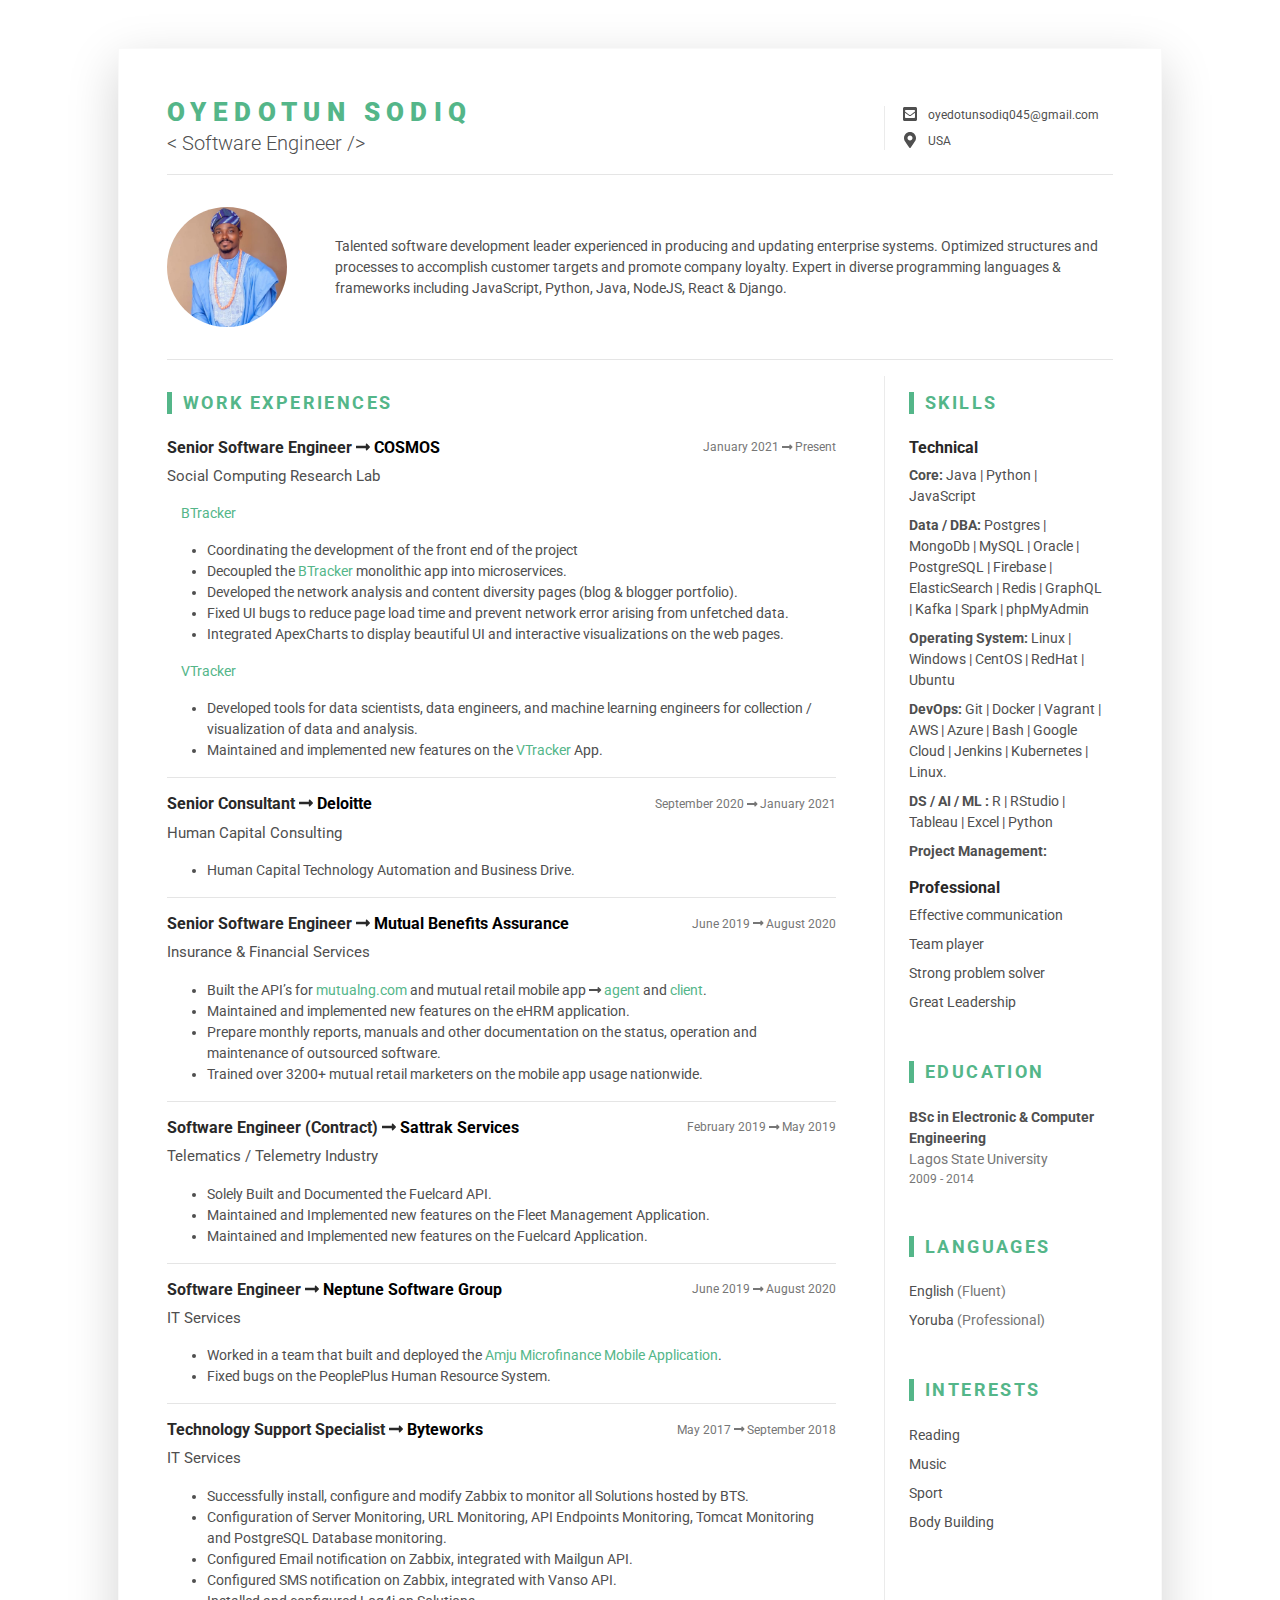
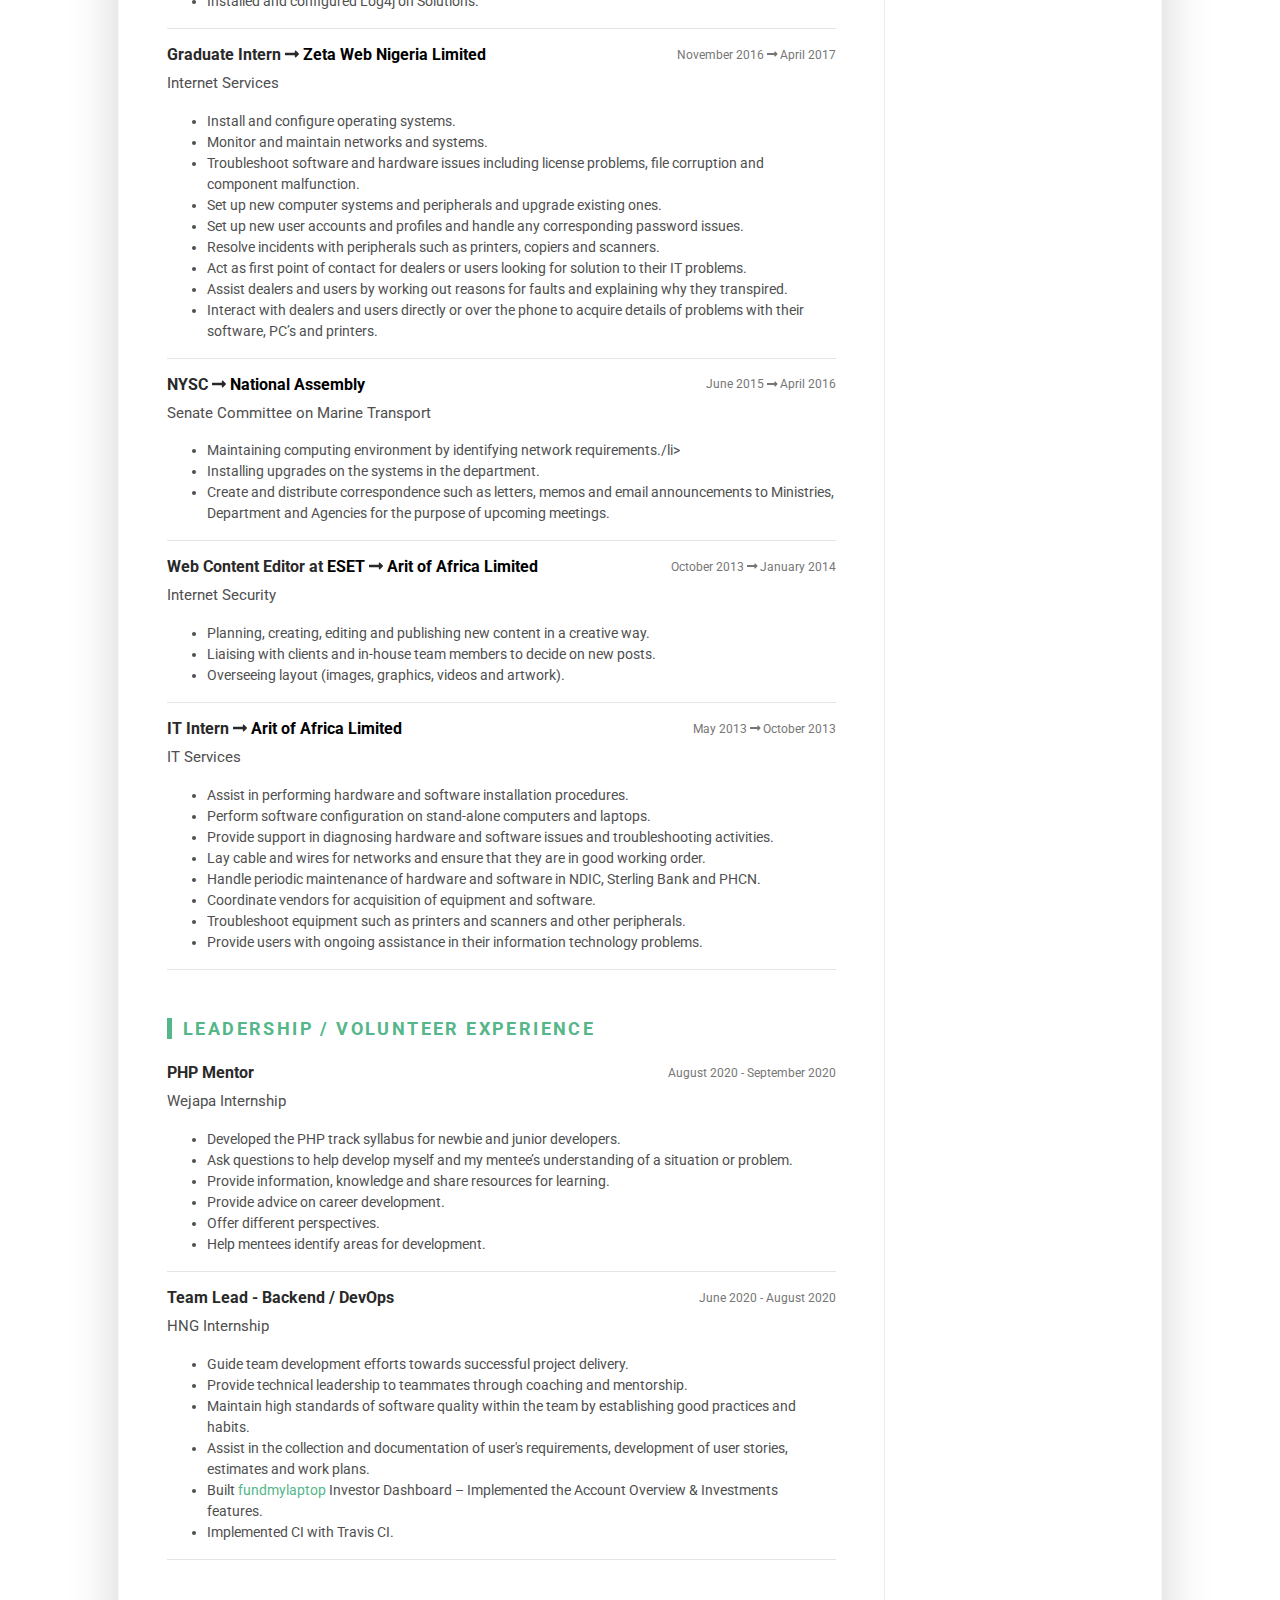
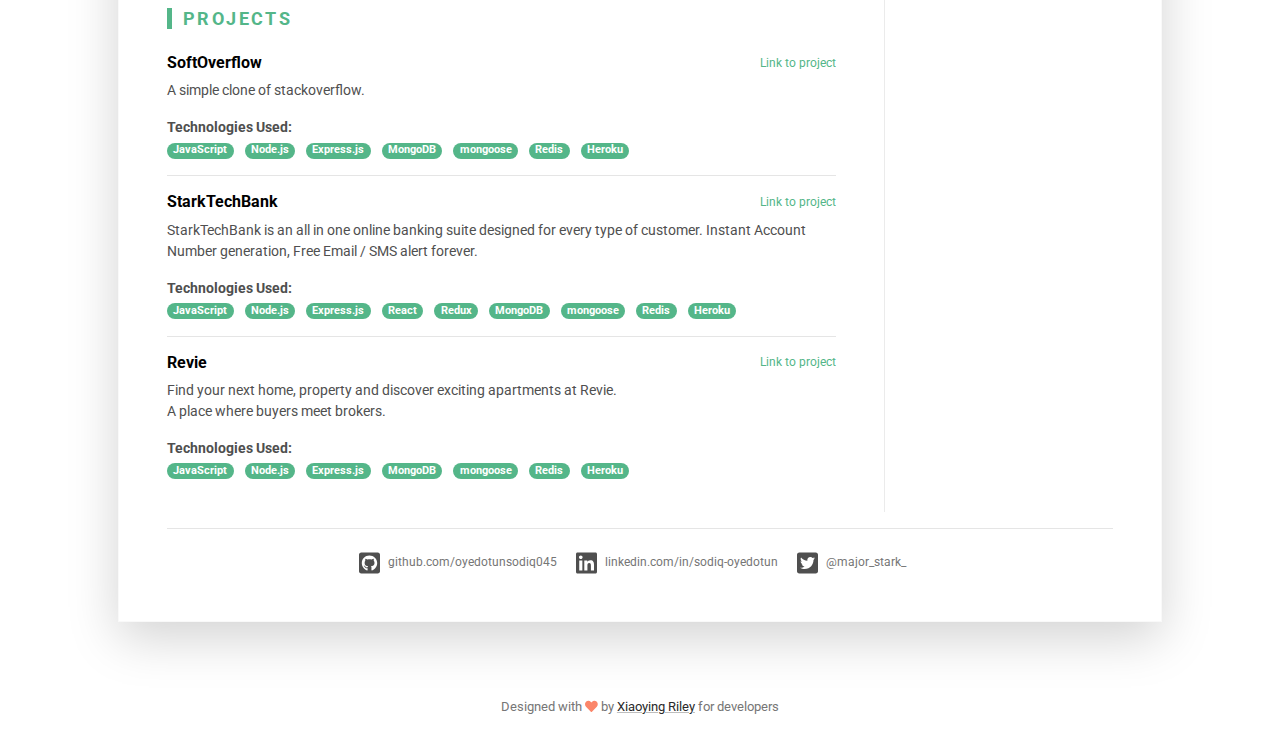
<file: index.html>
<!DOCTYPE html>
<html lang="en">
<head>
	<title> Oyedotun Sodiq - Snr. Software Engineer </title>

	<!-- Meta -->
	<meta charset="utf-8">
	<meta http-equiv="X-UA-Compatible" content="IE=edge">
	<meta name="viewport" content="width=device-width, initial-scale=1.0">
	<meta name="description" content="">
	<meta name="author" content="Xiaoying Riley at 3rd Wave Media">
	<link rel="shortcut icon" href="favicon.ico">

	<!-- Google Fonts -->
	<link href="https://fonts.googleapis.com/css?family=Roboto:300,400,500,700,900" rel="stylesheet">

	<!-- FontAwesome JS-->
	<script defer src="assets/fontawesome/js/all.min.js"></script>

	<!-- Theme CSS -->
	<link id="theme-style" rel="stylesheet" href="assets/css/devresume.css">
	<link rel="stylesheet" href="assets/css/style.css">

</head>

<body>
	<!-- DEMO ONLY -->
	<div class="main-wrapper">
		<div class="container px-3 px-lg-5">
			<article class="resume-wrapper mx-auto theme-bg-light p-5 mb-5 my-5 shadow-lg">

				<div class="resume-header">
					<div class="row align-items-center">
						<div class="resume-title col-12 col-md-6 col-lg-8 col-xl-9">
							<h2 class="resume-name mb-0 text-uppercase" style="font-size: 26px">Oyedotun Sodiq</h2>
							<div class="resume-tagline mb-3 mb-md-0">< Software Engineer /> </div>
						</div><!--//resume-title-->
						<div class="resume-contact col-12 col-md-6 col-lg-4 col-xl-3">
							<ul class="list-unstyled mb-0">
								<li class="mb-2"><i class="fas fa-envelope-square fa-fw fa-lg mr-2"></i><a class="resume-link" href="mailto:oyedotunsodiq045@gmail.com">oyedotunsodiq045@gmail.com</a></li>
								<li class="mb-0"><i class="fas fa-map-marker-alt fa-fw fa-lg mr-2"></i>USA</li>
							</ul>
						</div><!--//resume-contact-->
					</div><!--//row-->

				</div><!--//resume-header-->
				<hr>
				<div class="resume-intro py-3">
					<div class="media flex-column flex-md-row align-items-center">
						<img style="border-radius: 50% !important;" class="resume-profile-image mb-3 mb-md-0 mr-md-5 ml-md-0 rounded mx-auto" src="assets/images/linkedin.jfif" alt="image">
						<div class="media-body text-left">
							<!-- <p class="mb-0">
								A software engineer skilled with building server side applications and data pipelines using Python and NodeJS. Fancies building solutions that
								involve using real world data to solve real world problems
							</p> -->
							<p class="mb-0">
								Talented software development leader experienced in producing and updating enterprise systems. Optimized structures and processes to accomplish customer targets and promote company loyalty. Expert in diverse programming languages & frameworks including JavaScript, Python, Java, NodeJS, React & Django.
							</p>
						</div><!--//media-body-->
					</div>
				</div><!--//resume-intro-->
				<hr>
				<div class="resume-body">
					<div class="row">
						<div class="resume-main col-12 col-lg-8 col-xl-9 pr-0 pr-lg-5">
							<section class="work-section py-3">
								<h3 class="text-uppercase resume-section-heading mb-4">Work Experiences</h3>
								<div class="item mb-3 mt-3">
									<div class="item-heading row align-items-center mb-2">
										<h4 class="item-title col-12 col-md-6 col-lg-8 mb-2 mb-md-0">Senior Software Engineer <i class="fas fa-long-arrow-alt-right"></i> <a style="color: black !important; text-decoration: none;" href="https://cosmos.ualr.edu/" target="_blank">COSMOS</a></h4> 
										<div class="item-meta col-12 col-md-6 col-lg-4 text-muted text-left text-md-right">January 2021 <i class="fas fa-long-arrow-alt-right"></i> Present</div>
									</div>
									<p class="mb-3" style="font-size: 15px">Social Computing Research Lab <br /> </p>
									<!-- <p class="mb-3" style="font-size: 15px">Social Computing Research Lab - <a style="color: black !important; text-decoration: none;" href="https://btracker.host.ualr.edu/" target="_blank">BTracker</a> & <a style="color: black !important; text-decoration: none;" href="https://vtracker.host.ualr.edu/" target="_blank">VTracker</a> <br /> </p> -->
									<div class="item-content">
										<p>&emsp;<a style="text-decoration: none;" href="https://btracker.host.ualr.edu/" target="_blank">BTracker</a></p>
										<ul>
											<li>Coordinating the development of the front end of the project</li>
											<li>Decoupled the <a style="text-decoration: none;" href="https://btracker.host.ualr.edu/" target="_blank">BTracker</a> monolithic app into microservices.</li>
											<li>Developed the network analysis and content diversity pages (blog & blogger portfolio).</li>
											<li>Fixed UI bugs to reduce page load time and prevent network error arising from unfetched data.</li>
											<li>Integrated ApexCharts to display beautiful UI and interactive visualizations on the web pages.</li>
										</ul>
										<!-- <strong>Technologies Used:</strong>
										<ul class="list-inline">
											<li class="list-inline-item"><span class="badge badge-primary badge-pill">Java</span> </li>
											<li class="list-inline-item"><span class="badge badge-primary badge-pill">JSP</span> </li>
											<li class="list-inline-item"><span class="badge badge-primary badge-pill">MySQL</span> </li>
											<li class="list-inline-item"><span class="badge badge-primary badge-pill">Elasticsearch</span> </li>
											<li class="list-inline-item"><span class="badge badge-primary badge-pill">jQuery</span> </li>
											<li class="list-inline-item"><span class="badge badge-primary badge-pill">JavaScript</span> </li>
											<li class="list-inline-item"><span class="badge badge-primary badge-pill">HTML</span> </li>
											<li class="list-inline-item"><span class="badge badge-primary badge-pill">CSS</span> </li>
										</ul> -->
										<p>&emsp;<a style="text-decoration: none;" href="https://vtracker.host.ualr.edu/" target="_blank">VTracker</a></p>
										<ul>
											<li>Developed tools for data scientists, data engineers, and machine learning engineers for collection / visualization of data and analysis.</li>
											<li>Maintained and implemented new features on the <a style="text-decoration: none;" href="https://vtracker.host.ualr.edu/" target="_blank">VTracker</a> App.</li>
										</ul>
										<!-- <strong>Technologies Used:</strong>
										<ul class="list-inline">
											<li class="list-inline-item"><span class="badge badge-primary badge-pill">Python</span> </li>
											<li class="list-inline-item"><span class="badge badge-primary badge-pill">Django</span> </li>
											<li class="list-inline-item"><span class="badge badge-primary badge-pill">MySQL</span> </li>
											<li class="list-inline-item"><span class="badge badge-primary badge-pill">Elasticsearch</span> </li>
											<li class="list-inline-item"><span class="badge badge-primary badge-pill">JavaScript</span> </li>
											<li class="list-inline-item"><span class="badge badge-primary badge-pill">HTML</span> </li>
											<li class="list-inline-item"><span class="badge badge-primary badge-pill">CSS</span> </li>
										</ul> -->
									</div>
									<hr>
								</div><!--//item-->
								<div class="item mb-3 mt-3">
									<div class="item-heading row align-items-center mb-2">
										<h4 class="item-title col-12 col-md-6 col-lg-8 mb-2 mb-md-0">Senior Consultant <i class="fas fa-long-arrow-alt-right"></i> <a style="color: black !important; text-decoration: none;" href="https://www2.deloitte.com/za/en/nigeria.html" target="_blank">Deloitte</a></h4>
										<div class="item-meta col-12 col-md-6 col-lg-4 text-muted text-left text-md-right">September 2020 <i class="fas fa-long-arrow-alt-right"></i> January 2021</div>
									</div>
									<p class="mb-3" style="font-size: 15px">Human Capital Consulting <br /> </p>
									<div class="item-content">
										<ul>
											<li>Human Capital Technology Automation and Business Drive.</li>
										</ul>
									</div>
									<hr>
								</div><!--//item-->
								<div class="item mb-3 mt-3">
									<div class="item-heading row align-items-center mb-2">
										<h4 class="item-title col-12 col-md-6 col-lg-8 mb-2 mb-md-0">Senior Software Engineer <i class="fas fa-long-arrow-alt-right"></i> <a style="color: black !important; text-decoration: none;" href="https://www.mutualng.com/main/index">Mutual Benefits Assurance</a> </h4>
										<div class="item-meta col-12 col-md-6 col-lg-4 text-muted text-left text-md-right">June 2019 <i class="fas fa-long-arrow-alt-right"></i> August 2020</div>
									</div>
									<p class="mb-3" style="font-size: 15px">Insurance & Financial Services <br /> </p>
									<div class="item-content">
										<ul>
											<li>Built the API’s for <a style="text-decoration: none;" href="https://www.mutualng.com/main/index" target="_blank">mutualng.com</a> and mutual retail mobile app <i class="fas fa-long-arrow-alt-right"></i> <a style="text-decoration: none;" href="https://play.google.com/store/apps/details?id=com.mbaplcl.agent" target="_blank">agent</a> and <a style="text-decoration: none;" href="https://play.google.com/store/apps/details?id=com.safamdigital.mbaclient" target="_blank">client</a>.</li>
											<li>Maintained and implemented new features on the eHRM application.</li>
											<li>Prepare monthly reports, manuals and other documentation on the status, operation and maintenance of outsourced software.</li>
											<li>Trained over 3200+ mutual retail marketers on the mobile app usage nationwide.</li>
										</ul>
										<!-- <strong>Technologies Used:</strong>
										<ul class="list-inline">
											<li class="list-inline-item"><span class="badge badge-primary badge-pill">PHP</span> </li>
											<li class="list-inline-item"><span class="badge badge-primary badge-pill">MySQL</span> </li>
											<li class="list-inline-item"><span class="badge badge-primary badge-pill">jQuery</span> </li>
											<li class="list-inline-item"><span class="badge badge-primary badge-pill">JavaScript</span> </li>
											<li class="list-inline-item"><span class="badge badge-primary badge-pill">HTML</span> </li>
											<li class="list-inline-item"><span class="badge badge-primary badge-pill">CSS</span> </li>
											<li class="list-inline-item"><span class="badge badge-primary badge-pill">Android</span> </li>
											<li class="list-inline-item"><span class="badge badge-primary badge-pill">Heroku</span> </li>
										</ul> -->
									</div>
									<hr>
								</div><!--//item-->
								<div class="item mb-3 mt-3">
									<div class="item-heading row align-items-center mb-2">
										<h4 class="item-title col-12 col-md-6 col-lg-8 mb-2 mb-md-0">Software Engineer (Contract) <i class="fas fa-long-arrow-alt-right"></i> <a style="color: black !important; text-decoration: none;" href="https://www.mutualng.com/main/index">Sattrak Services</a> </h4>
										<div class="item-meta col-12 col-md-6 col-lg-4 text-muted text-left text-md-right">February 2019 <i class="fas fa-long-arrow-alt-right"></i> May 2019</div>
									</div>
									<p class="mb-3" style="font-size: 15px">Telematics / Telemetry Industry <br /> </p>
									<div class="item-content">
										<ul>
											<li>Solely Built and Documented the Fuelcard API.</li>
											<li>Maintained and Implemented new features on the Fleet Management Application.</li>
											<li>Maintained and Implemented new features on the Fuelcard Application.</li>
										</ul>
										<!-- <strong>Technologies Used:</strong>
										<ul class="list-inline">
											<li class="list-inline-item"><span class="badge badge-primary badge-pill">Java</span> </li>
											<li class="list-inline-item"><span class="badge badge-primary badge-pill">JSF</span> </li>
											<li class="list-inline-item"><span class="badge badge-primary badge-pill">JSP</span> </li>
											<li class="list-inline-item"><span class="badge badge-primary badge-pill">Spring Boot</span> </li>
											<li class="list-inline-item"><span class="badge badge-primary badge-pill">Flutter</span> </li>
											<li class="list-inline-item"><span class="badge badge-primary badge-pill">NodeJS</span> </li>
											<li class="list-inline-item"><span class="badge badge-primary badge-pill">TypeScript</span> </li>
											<li class="list-inline-item"><span class="badge badge-primary badge-pill">HTML</span> </li>
											<li class="list-inline-item"><span class="badge badge-primary badge-pill">CSS</span> </li>
											<li class="list-inline-item"><span class="badge badge-primary badge-pill">MySQL</span> </li>
											<li class="list-inline-item"><span class="badge badge-primary badge-pill">MongoDB</span> </li>
										</ul> -->
									</div>
									<hr>
								</div><!--//item-->
								<div class="item mb-3 mt-3">
									<div class="item-heading row align-items-center mb-2">
										<h4 class="item-title col-12 col-md-6 col-lg-8 mb-2 mb-md-0">Software Engineer <i class="fas fa-long-arrow-alt-right"></i> <a style="color: black !important; text-decoration: none;" href="https://www.mutualng.com/main/index">Neptune Software Group</a> </h4>
										<div class="item-meta col-12 col-md-6 col-lg-4 text-muted text-left text-md-right">June 2019 <i class="fas fa-long-arrow-alt-right"></i> August 2020</div>
									</div>
									<p class="mb-3" style="font-size: 15px">IT Services <br /> </p>
									<div class="item-content">
										<ul>
											<li>Worked in a team that built and deployed the <a style="text-decoration: none;" href="https://play.google.com/store/apps/details?id=io.ionic.starteramju&hl=en_US&gl=US" target="_blank">Amju Microfinance Mobile Application</a>.</li>
											<li>Fixed bugs on the PeoplePlus Human Resource System.</li>
										</ul>
										<!-- <strong>Technologies Used:</strong>
										<ul class="list-inline">
											<li class="list-inline-item"><span class="badge badge-primary badge-pill">Java</span> </li>
											<li class="list-inline-item"><span class="badge badge-primary badge-pill">Jersey</span> </li>
											<li class="list-inline-item"><span class="badge badge-primary badge-pill">Visual Basic</span> </li>
											<li class="list-inline-item"><span class="badge badge-primary badge-pill">Spring</span> </li>
											<li class="list-inline-item"><span class="badge badge-primary badge-pill">Spring Boot</span> </li>
											<li class="list-inline-item"><span class="badge badge-primary badge-pill">Ionic</span> </li>
											<li class="list-inline-item"><span class="badge badge-primary badge-pill">TypeScript</span> </li>
											<li class="list-inline-item"><span class="badge badge-primary badge-pill">HTML</span> </li>
											<li class="list-inline-item"><span class="badge badge-primary badge-pill">CSS</span> </li>
											<li class="list-inline-item"><span class="badge badge-primary badge-pill">Oracle</span> </li>
											<li class="list-inline-item"><span class="badge badge-primary badge-pill">Sybase</span> </li>
										</ul> -->
									</div>
									<hr>
								</div><!--//item-->
								<div class="item mb-3 mt-3">
									<div class="item-heading row align-items-center mb-2">
										<h4 class="item-title col-12 col-md-6 col-lg-8 mb-2 mb-md-0">Technology Support Specialist <i class="fas fa-long-arrow-alt-right"></i> <a style="color: black !important; text-decoration: none;" href="https://byteworks.com.ng/">Byteworks</a> </h4>
										<div class="item-meta col-12 col-md-6 col-lg-4 text-muted text-left text-md-right">May 2017 <i class="fas fa-long-arrow-alt-right"></i> September 2018</div>
									</div>
									<p class="mb-3" style="font-size: 15px">IT Services <br /> </p>
									<div class="item-content">
										<ul>
											<li>Successfully install, configure and modify Zabbix to monitor all Solutions hosted by BTS.</li>
											<li>Configuration of Server Monitoring, URL Monitoring, API Endpoints Monitoring, Tomcat Monitoring and PostgreSQL Database monitoring.</li>
											<li>Configured Email notification on Zabbix, integrated with Mailgun API.</li>
											<li>Configured SMS notification on Zabbix, integrated with Vanso API.</li>
											<li>Installed and configured Log4j on Solutions.</li>
										</ul>
										<!-- <strong>Technologies Used:</strong>
										<ul class="list-inline">
											<li class="list-inline-item"><span class="badge badge-primary badge-pill">Linux</span> </li>
											<li class="list-inline-item"><span class="badge badge-primary badge-pill">CentOS</span> </li>
											<li class="list-inline-item"><span class="badge badge-primary badge-pill">Ubuntu</span> </li>
											<li class="list-inline-item"><span class="badge badge-primary badge-pill">Zabbix</span> </li>
											<li class="list-inline-item"><span class="badge badge-primary badge-pill">Python</span> </li>
										</ul> -->
									</div>
									<hr>
								</div><!--//item-->
								<div class="item mb-3 mt-3">
									<div class="item-heading row align-items-center mb-2">
										<h4 class="item-title col-12 col-md-6 col-lg-8 mb-2 mb-md-0">Graduate Intern <i class="fas fa-long-arrow-alt-right"></i> <a style="color: black !important; text-decoration: none;" href="https://www.zeta-web.com/">Zeta Web Nigeria Limited</a> </h4>
										<div class="item-meta col-12 col-md-6 col-lg-4 text-muted text-left text-md-right">November 2016 <i class="fas fa-long-arrow-alt-right"></i> April 2017</div>
									</div>
									<p class="mb-3" style="font-size: 15px">Internet Services <br /> </p>
									<div class="item-content">
										<ul>
											<li>Install and configure operating systems.</li>
											<li>Monitor and maintain networks and systems.</li>
											<li>Troubleshoot software and hardware issues including license problems, file corruption and component malfunction.</li>
											<li>Set up new computer systems and peripherals and upgrade existing ones.</li>
											<li>Set up new user accounts and profiles and handle any corresponding password issues.</li>
											<li>Resolve incidents with peripherals such as printers, copiers and scanners.</li>
											<li>Act as first point of contact for dealers or users looking for solution to their IT problems.</li>
											<li>Assist dealers and users by working out reasons for faults and explaining why they transpired.</li>
											<li>Interact with dealers and users directly or over the phone to acquire details of problems with their software, PC’s and printers.</li>
										</ul>
									</div>
									<hr>
								</div><!--//item-->
								<div class="item mb-3 mt-3">
									<div class="item-heading row align-items-center mb-2">
										<h4 class="item-title col-12 col-md-6 col-lg-8 mb-2 mb-md-0">NYSC <i class="fas fa-long-arrow-alt-right"></i> <a style="color: black !important; text-decoration: none;" href="https://nass.gov.ng/">National Assembly</a> </h4>
										<div class="item-meta col-12 col-md-6 col-lg-4 text-muted text-left text-md-right">June 2015 <i class="fas fa-long-arrow-alt-right"></i> April 2016</div>
									</div>
									<p class="mb-3" style="font-size: 15px">Senate Committee on Marine Transport <br /> </p>
									<div class="item-content">
										<ul>
											<li>Maintaining computing environment by identifying network requirements./li>
											<li>Installing upgrades on the systems in the department.</li>
											<li>Create and distribute correspondence such as letters, memos and email announcements to Ministries, Department and Agencies for the purpose of upcoming meetings.</li>
										</ul>
									</div>
									<hr>
								</div><!--//item-->
								<div class="item mb-3 mt-3">
									<div class="item-heading row align-items-center mb-2">
										<h4 class="item-title col-12 col-md-6 col-lg-8 mb-2 mb-md-0">Web Content Editor at <a style="color: black !important; text-decoration: none;" href="https://www.eset.com/ng/about/contact/">ESET</a> <i class="fas fa-long-arrow-alt-right"></i> <a style="color: black !important; text-decoration: none;" href="https://aritofafrica.com/">Arit of Africa Limited</a> </h4>
										<div class="item-meta col-12 col-md-6 col-lg-4 text-muted text-left text-md-right">October 2013 <i class="fas fa-long-arrow-alt-right"></i> January 2014</div>
									</div>
									<p class="mb-3" style="font-size: 15px">Internet Security <br /> </p>
									<div class="item-content">
										<ul>
											<li>Planning, creating, editing and publishing new content in a creative way.</li>
											<li>Liaising with clients and in-house team members to decide on new posts.</li>
											<li>Overseeing layout (images, graphics, videos and artwork).</li>
										</ul>
										<!-- <strong>Technologies Used:</strong>
										<ul class="list-inline">
											<li class="list-inline-item"><span class="badge badge-primary badge-pill">TYPO3</span> </li>
											<li class="list-inline-item"><span class="badge badge-primary badge-pill">PHP</span> </li>
											<li class="list-inline-item"><span class="badge badge-primary badge-pill">JavaScript</span> </li>
											<li class="list-inline-item"><span class="badge badge-primary badge-pill">HTML</span> </li>
											<li class="list-inline-item"><span class="badge badge-primary badge-pill">CSS</span> </li>
										</ul> -->
									</div>
									<hr>
								</div><!--//item-->
								<div class="item mb-3 mt-3">
									<div class="item-heading row align-items-center mb-2">
										<h4 class="item-title col-12 col-md-6 col-lg-8 mb-2 mb-md-0">IT Intern <i class="fas fa-long-arrow-alt-right"></i> <a style="color: black !important; text-decoration: none;" href="https://aritofafrica.com/">Arit of Africa Limited</a> </h4>
										<div class="item-meta col-12 col-md-6 col-lg-4 text-muted text-left text-md-right">May 2013 <i class="fas fa-long-arrow-alt-right"></i> October 2013</div>
									</div>
									<p class="mb-3" style="font-size: 15px">IT Services <br /> </p>
									<div class="item-content">
										<ul>
											<li>Assist in performing hardware and software installation procedures.</li>
											<li>Perform software configuration on stand-alone computers and laptops.</li>
											<li>Provide support in diagnosing hardware and software issues and troubleshooting activities.</li>
											<li>Lay cable and wires for networks and ensure that they are in good working order.</li>
											<li>Handle periodic maintenance of hardware and software in NDIC, Sterling Bank and PHCN.</li>
											<li>Coordinate vendors for acquisition of equipment and software.</li>
											<li>Troubleshoot equipment such as printers and scanners and other peripherals.</li>
											<li>Provide users with ongoing assistance in their information technology problems.</li>
										</ul>
									</div>
									<hr>
								</div><!--//item-->

							</section><!--//work-section-->
							<section class="work-section py-3">
								<h3 class="text-uppercase resume-section-heading mb-4">Leadership / Volunteer Experience</h3>
								<div class="item mb-3 mt-3">
									<div class="item-heading row align-items-center mb-2">
										<h4 class="item-title col-12 col-md-6 col-lg-8 mb-2 mb-md-0">PHP Mentor</h4>
										<div class="item-meta col-12 col-md-6 col-lg-4 text-muted text-left text-md-right">August 2020 - September 2020</div>
									</div>
									<p class="mb-3" style="font-size: 15px">Wejapa Internship <br /> </p>
									<div class="item-content">
										<ul>
											<li>Developed the PHP track syllabus for newbie and junior developers.</li>
											<li>Ask questions to help develop myself and my mentee’s understanding of a situation or problem.</li>
											<li>Provide information, knowledge and share resources for learning.</li>
											<li>Provide advice on career development.</li>
											<li>Offer different perspectives.</li>
											<li>Help mentees identify areas for development.</li>
										</ul>
									</div>
									<hr>
								</div><!--//item-->
								<div class="item mb-3 mt-3">
									<div class="item-heading row align-items-center mb-2">
										<h4 class="item-title col-12 col-md-6 col-lg-8 mb-2 mb-md-0">Team Lead - Backend / DevOps</h4>
										<div class="item-meta col-12 col-md-6 col-lg-4 text-muted text-left text-md-right">June 2020 - August 2020</div>
									</div>
									<p class="mb-3" style="font-size: 15px">HNG Internship <br /> </p>
									<div class="item-content">
										<ul>
											<li>Guide team development efforts towards successful project delivery.</li>
											<li>Provide technical leadership to teammates through coaching and mentorship.</li>
											<li>Maintain high standards of software quality within the team by establishing good practices and habits.</li>
											<li>Assist in the collection and documentation of user's requirements, development of user stories, estimates and work plans.</li>
											<li>Built <a style="text-decoration: none;" href="https://app.fundmylaptop.com/" target="_blank">fundmylaptop</a> Investor Dashboard – Implemented the Account Overview & Investments features.</li>
											<li>Implemented CI with Travis CI.</li>
										</ul>
									</div>
									<hr>
								</div><!--//item-->

							</section><!--//leadership-section-->


							<section class="project-section py-3">
								<h3 class="text-uppercase resume-section-heading mb-4">Projects</h3>
								<div class="item mb-3">
									<div class="item-heading row align-items-center mb-2">
										<h4 class="item-title col-12 col-md-6 col-lg-8 mb-2 mb-md-0">
											<a style="color: black; text-decoration: none;" href="https://softoverflow.glitch.me/" target="_blank">SoftOverflow</a>
										</h4>
										<div class="item-meta col-12 col-md-6 col-lg-4 text-muted text-left text-md-right"><a style="text-decoration: none;" href="https://softoverflow.glitch.me/" target="_blank">Link to project</a></div>

									</div>
									<div class="item-content">
										<p>
											A simple clone of stackoverflow.
										</p>
										<strong>Technologies Used:</strong>
										<ul class="list-inline">
											<li class="list-inline-item"><span class="badge badge-primary badge-pill">JavaScript</span> </li>
											<li class="list-inline-item"><span class="badge badge-primary badge-pill">Node.js </span> </li>
											<li class="list-inline-item"><span class="badge badge-primary badge-pill">Express.js</span> </li>
											<li class="list-inline-item"><span class="badge badge-primary badge-pill">MongoDB</span> </li>
											<li class="list-inline-item"><span class="badge badge-primary badge-pill">mongoose</span> </li>
											<li class="list-inline-item"><span class="badge badge-primary badge-pill">Redis</span> </li>
											<li class="list-inline-item"><span class="badge badge-primary badge-pill">Heroku</span> </li>
										</ul>

									</div>
									<hr />
								</div><!--//item-->
								<div class="item mb-3">
									<div class="item-heading row align-items-center mb-2">
										<h4 class="item-title col-12 col-md-6 col-lg-8 mb-2 mb-md-0">
											<a style="color: black; text-decoration: none;" href="https://starktechbank.herokuapp.com/" target="_blank">StarkTechBank</a>
										</h4>
										<div class="item-meta col-12 col-md-6 col-lg-4 text-muted text-left text-md-right"><a style="text-decoration: none;" href="https://starktechbank.herokuapp.com/" target="_blank">Link to project</a></div>

									</div>
									<div class="item-content">
										<p>
											<!-- StarkTechBank is an all in one online banking suite designed for every type of customer. Instant Account Number generation, Free Email / SMS alert forever. No document needed for onboarding. -->
											StarkTechBank is an all in one online banking suite designed for every type of customer. Instant Account Number generation, Free Email / SMS alert forever.
										</p>
										<strong>Technologies Used:</strong>
										<ul class="list-inline">
											<li class="list-inline-item"><span class="badge badge-primary badge-pill">JavaScript</span> </li>
											<li class="list-inline-item"><span class="badge badge-primary badge-pill">Node.js </span> </li>
											<li class="list-inline-item"><span class="badge badge-primary badge-pill">Express.js</span> </li>
											<li class="list-inline-item"><span class="badge badge-primary badge-pill">React</span> </li>
											<li class="list-inline-item"><span class="badge badge-primary badge-pill">Redux</span> </li>
											<li class="list-inline-item"><span class="badge badge-primary badge-pill">MongoDB</span> </li>
											<li class="list-inline-item"><span class="badge badge-primary badge-pill">mongoose</span> </li>
											<li class="list-inline-item"><span class="badge badge-primary badge-pill">Redis</span> </li>
											<li class="list-inline-item"><span class="badge badge-primary badge-pill">Heroku</span> </li>
										</ul>

									</div>
									<hr/>
								</div><!--//item-->

								<div class="item mb-3">
									<div class="item-heading row align-items-center mb-2">
										<h4 class="item-title col-12 col-md-6 col-lg-8 mb-2 mb-md-0">
											<a style="color: black; text-decoration: none;" href="http://revie.glitch.me/" target="_blank">Revie</a>
										</h4>
										<div class="item-meta col-12 col-md-6 col-lg-4 text-muted text-left text-md-right"><a  style="text-decoration: none;" href="http://revie.glitch.me/" target="_blank">Link to project</a></div>

									</div>
									<div class="item-content">
										<p>
											Find your next home, property and discover exciting apartments at Revie.<br>
											A place where buyers meet brokers.
										</p>
										<strong>Technologies Used:</strong>
										<ul class="list-inline">
											<li class="list-inline-item"><span class="badge badge-primary badge-pill">JavaScript</span> </li>
											<li class="list-inline-item"><span class="badge badge-primary badge-pill">Node.js </span> </li>
											<li class="list-inline-item"><span class="badge badge-primary badge-pill">Express.js</span> </li>
											<li class="list-inline-item"><span class="badge badge-primary badge-pill">MongoDB</span> </li>
											<li class="list-inline-item"><span class="badge badge-primary badge-pill">mongoose</span> </li>
											<li class="list-inline-item"><span class="badge badge-primary badge-pill">Redis</span> </li>
											<li class="list-inline-item"><span class="badge badge-primary badge-pill">Heroku</span> </li>
										</ul>

									</div>

								</div><!--//item-->


							</section><!--//project-section-->
						</div><!--//resume-main-->
						<aside class="resume-aside col-12 col-lg-4 col-xl-3 px-lg-4 pb-lg-4">
							<section class="skills-section py-3">
								<h3 class="text-uppercase resume-section-heading mb-4">Skills</h3>
								<div class="item">
									<h4 class="item-title">Technical</h4>
									<ul class="list-unstyled resume-skills-list">
										<li class="mb-2"><strong>Core:</strong> Java | Python | JavaScript</li>
										<li class="mb-2"><strong>Data / DBA: </strong> Postgres | MongoDb | MySQL | Oracle | PostgreSQL | Firebase | ElasticSearch | Redis | GraphQL | Kafka | Spark | phpMyAdmin</li>
										<li class="mb-2"><strong>Operating System:</strong> Linux | Windows | CentOS | RedHat | Ubuntu </li>
										<li class="mb-2"><strong>DevOps:</strong> Git | Docker | Vagrant | AWS | Azure | Bash | Google Cloud | Jenkins | Kubernetes | Linux.</li>
										<li class="mb-2"><strong>DS / AI / ML :</strong> R | RStudio | Tableau | Excel | Python</li>
										<li class="mb-2"><strong>Project Management:</strong></li>
									</ul>
									</div><!--//item-->
									<div class="item">
										<h4 class="item-title">Professional</h4>
										<ul class="list-unstyled resume-skills-list">
											<li class="mb-2">Effective communication</li>
											<li class="mb-2">Team player<li>
												<li class="mb-2">Strong problem solver</li>
												<li>Great Leadership</li>
											</ul>
										</div><!--//item-->
									</section><!--//skills-section-->
									<section class="education-section py-3">
										<h3 class="text-uppercase resume-section-heading mb-4">Education</h3>
										<ul class="list-unstyled resume-education-list">
											<li class="mb-3">
												<div class="resume-degree font-weight-bold">BSc in Electronic & Computer Engineering</div>
												<div class="resume-degree-org text-muted">Lagos State University</div>
												<div class="resume-degree-time text-muted">2009 - 2014</div>
											</li>
										</ul>
									</section><!--//education-section-->

									<section class="skills-section py-3">
										<h3 class="text-uppercase resume-section-heading mb-4">Languages</h3>
										<ul class="list-unstyled resume-lang-list">
											<li class="mb-2">English <span class="text-muted">(Fluent)</span></li>
											<li>Yoruba <span class="text-muted">(Professional)</span></li>
										</ul>
									</section><!--//certificates-section-->
									<section class="skills-section py-3">
										<h3 class="text-uppercase resume-section-heading mb-4">Interests</h3>
										<ul class="list-unstyled resume-interests-list mb-0">
											<li class="mb-2">Reading</li>
											<li class="mb-2">Music</li>
											<li class="mb-2">Sport</li>
											<li class="mb-2">Body Building</li>
										</ul>
									</section><!--//certificates-section-->

								</aside><!--//resume-aside-->
							</div><!--//row-->
						</div><!--//resume-body-->
						<hr>
						<div class="resume-footer text-center">
							<ul class="resume-social-list list-inline mx-auto mb-0 d-inline-block text-muted">
								<li class="list-inline-item mb-lg-0 mr-3"><a class="resume-link" href="https://github.com/oyedotunsodiq045" target="_blank"><i class="fab fa-github-square fa-2x mr-2" data-fa-transform="down-4"></i><span class="d-none d-lg-inline-block text-muted">github.com/oyedotunsodiq045</span></a></li>
								<li class="list-inline-item mb-lg-0 mr-3"><a class="resume-link" href="https://www.linkedin.com/in/sodiq-oyedotun/" target="_blank"><i class="fab fa-linkedin fa-2x mr-2" data-fa-transform="down-4"></i><span class="d-none d-lg-inline-block text-muted">linkedin.com/in/sodiq-oyedotun</span></a></li>
								<li class="list-inline-item mb-lg-0 mr-lg-3"><a class="resume-link" href="https://twitter.com/major_stark_" target="_blank"><i class="fab fa-twitter-square fa-2x mr-2" data-fa-transform="down-4"></i><span class="d-none d-lg-inline-block text-muted">@major_stark_</span></a></li>
							</ul>
						</div><!--//resume-footer-->
					</article>

				</div><!--//container-->

				<footer class="footer text-center py-4">
					<!--/* This template is free as long as you keep the footer attribution link. If you'd like to use the template without the attribution link, you can buy the commercial license via our website: themes.3rdwavemedia.com Thank you for your support. :) */-->
					<small class="copyright text-muted">Designed with <i class="fas fa-heart"></i> by <a class="theme-link" href="http://themes.3rdwavemedia.com" target="_blank">Xiaoying Riley</a> for developers</small>
				</footer>

			</div><!--//main-wrapper-->


</body>
</html>
</file>
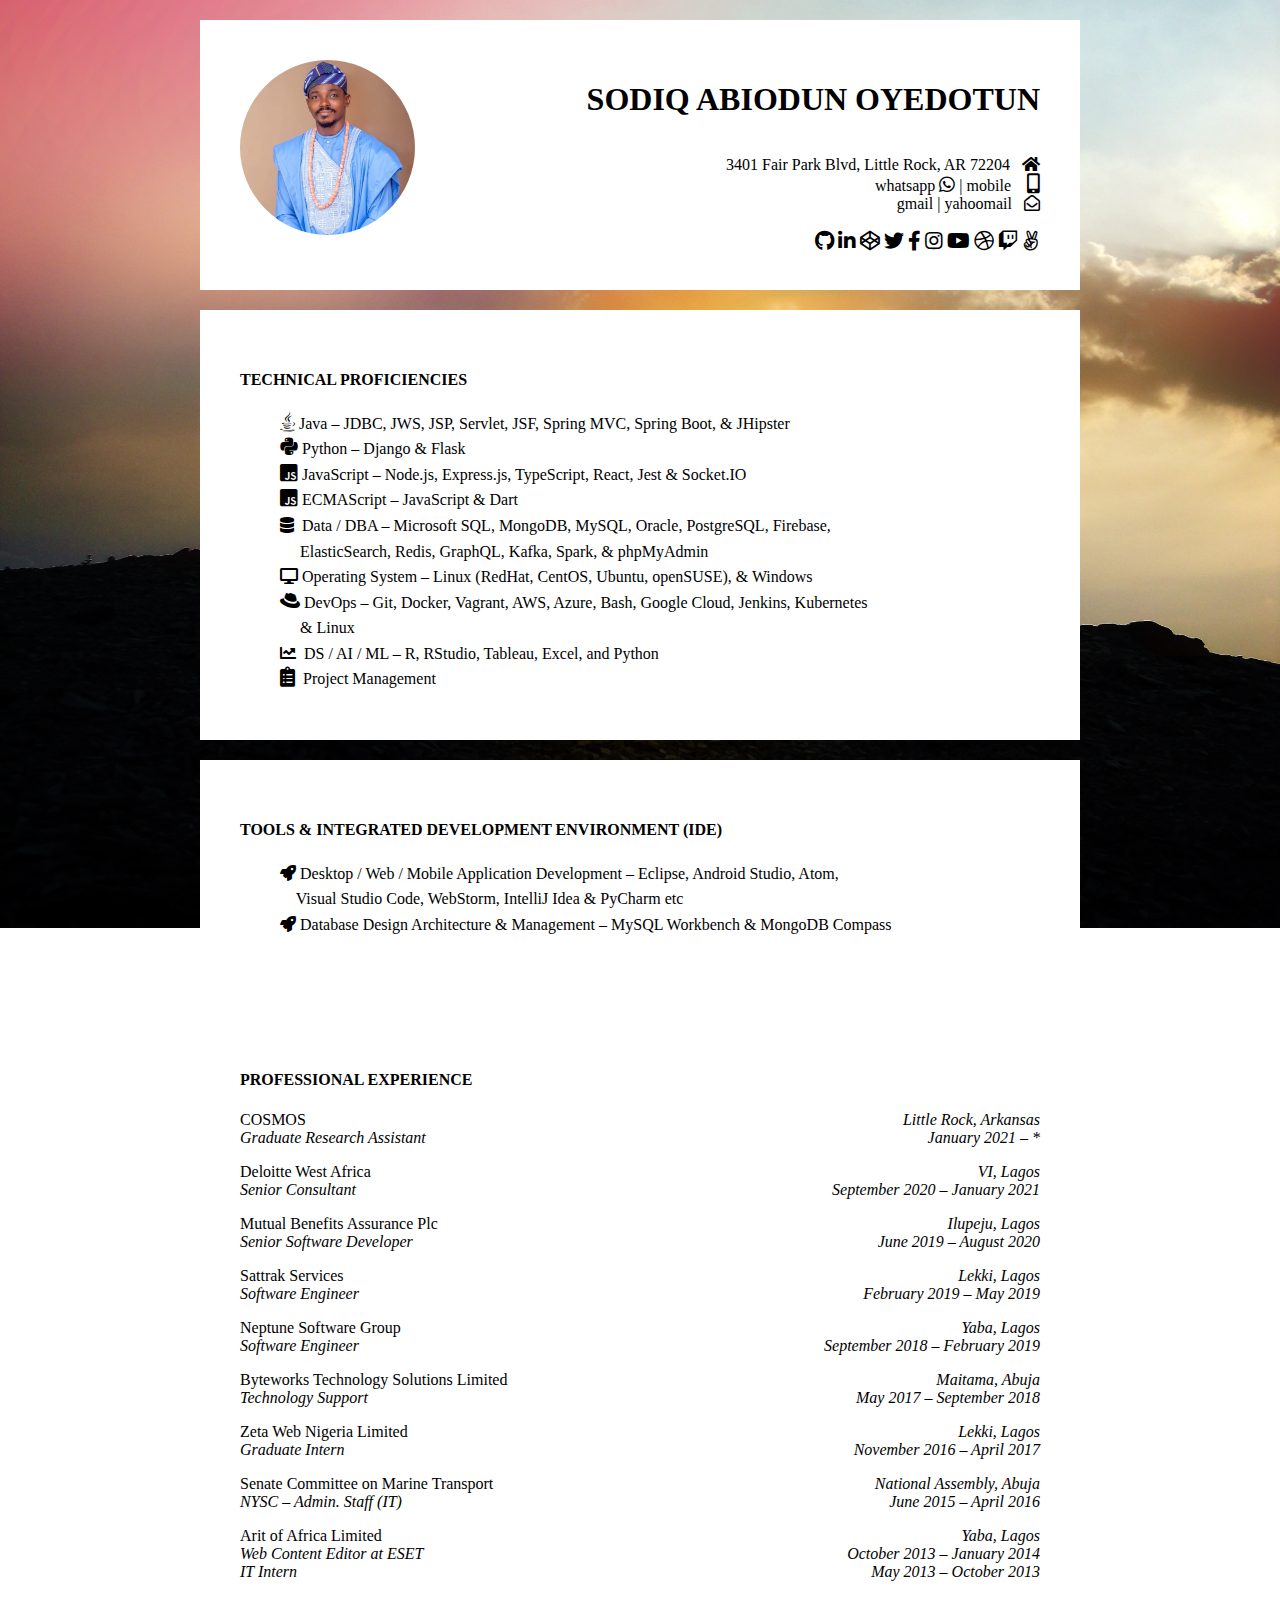
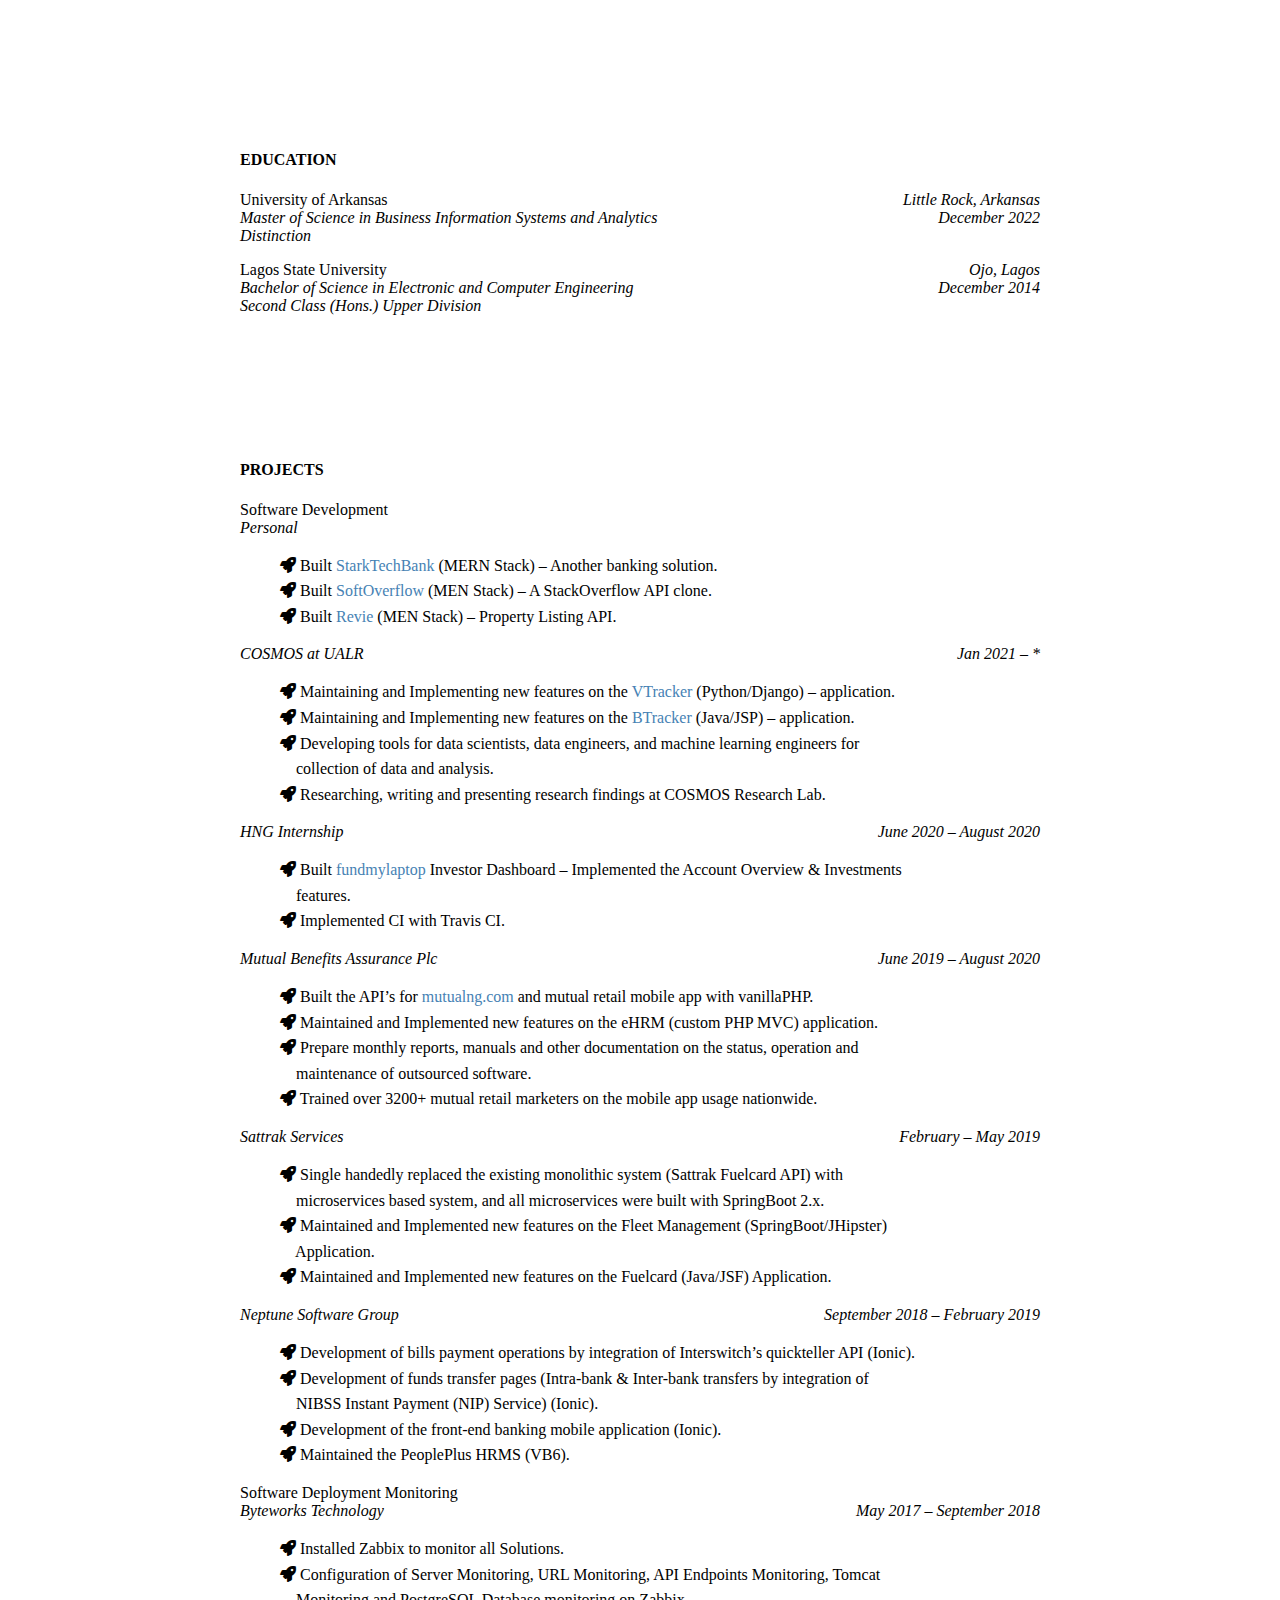
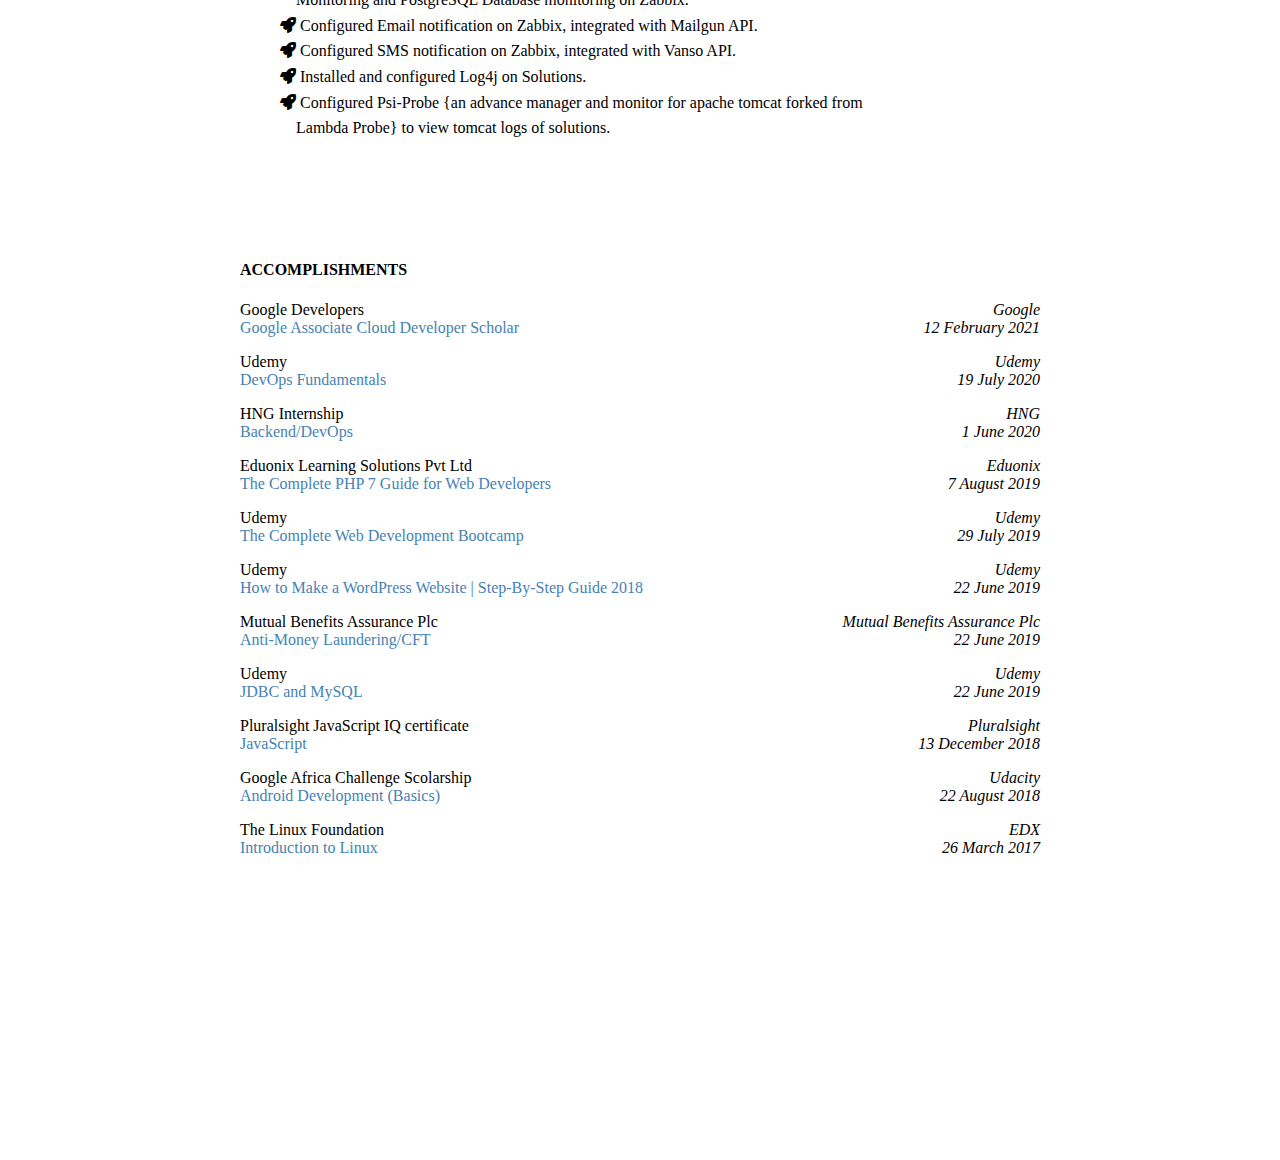
<file: old/index.html>
<!DOCTYPE html>
<html>
  <head>
    <!-- Required meta tags -->
    <meta charset="utf-8">
    <meta name="viewport" content="width=device-width, initial-scale=1, shrink-to-fit=no">
    <meta name="description" content="Sodiq Oyedotun - Website, Portfolio, Resume">
    <meta name="author" content="Sodiq Oyedotun"> 
    <!-- Favicon -->
    <link rel="shortcut icon" type="image/x-icon" href="images/favicon.ico"> 
    <!-- Local CSS -->
    <link rel="stylesheet" href="css/master.css">
    <!-- Global site tag (gtag.js) - Google Analytics -->
    <script async src="https://www.googletagmanager.com/gtag/js?id=UA-120279478-1"></script>
    <script>
      window.dataLayer = window.dataLayer || [];
      function gtag(){dataLayer.push(arguments);}
      gtag('js', new Date());
      
      gtag('config', 'UA-120279478-1');
    </script>
    <!-- Local JS -->
    <script type="text/javascript" src="js/script.js"></script>
    <!-- FontAwesome CSS -->
    <!-- Download Local FontAwesome -->
    <!-- <link rel="stylesheet" href="css/font-awesome/css/font-awesome.min.css"> -->
    <link rel="stylesheet" href="https://use.fontawesome.com/releases/v5.13.0/css/all.css">
    <!-- Animate CSS -->
    <!-- Download Local Animate CSS -->
    <link rel="stylesheet" href="https://cdnjs.cloudflare.com/ajax/libs/animate.css/4.1.1/animate.min.css" />
    <!-- <title>Sodiq Oyedotun | Resume</title> -->
    <script type="text/javascript" src="js/hack.js"></script>
    <title>Sodiq Oyedotun &not; Resume</title>
  </head>
  <body>

    <div class="animate__animated animate__fadeInLeft animate__delay-2s content header">
    <!-- <div class="content header"> -->
      <!-- <img src="images/me.png" class="profile_pic"> -->
      <img src="images/linkedin.jfif" class="animate__animated animate__rubberBand animate__delay-5s profile_pic">
      <!-- <img src="images/linkedin.jfif" class="profile_pic"> -->
      <h1 class="pull-right">SODIQ ABIODUN OYEDOTUN</h1>
      <!-- <h1 id="hackName" class="pull-right">SODIQ OYEDOTUN</h1> -->
      <p class="pull-right">
        <!-- 1, Church of Christ Street, Kola, Agbado, Lagos &nbsp; <i class="fas fa-home" id="fa_icon_16"></i><br> -->
        3401 Fair Park Blvd, Little Rock, AR 72204 &nbsp; <i class="fas fa-home" id="fa_icon_16"></i><br>
        <a id="removeTextDecor" href="tel:+1 (501) 508-3547">whatsapp</a> <i class="fab fa-whatsapp" id="fa_icon_18"></i> | <a id="removeTextDecor" href="tel:+15015083547">mobile</a> &nbsp; &nbsp;<i class="fas fa-mobile-alt" id="fa_icon_20"></i><br>
        <a id="removeTextDecor" href="mailto:oyedotunsodiq045@gmail.com?Subject=Hello" target="_top">gmail</a> | <a id="removeTextDecor" href="mailto:oyedotunsodiq045@yahoo.com?Subject=Hello" target="_top">yahoomail</a> &nbsp; <i class="far fa-envelope-open" id="fa_icon_16"></i><br>
        <br>
        <a href="https://github.com/oyedotunsodiq045/" target="_blank"><i class="fab fa-github" id="fa_icon_20"></i></a>
        <a href="https://www.linkedin.com/in/sodiq-oyedotun-964877166/" target="_blank"></i> <i class="fab fa-linkedin-in" id="fa_icon_20"></i></a>
        <a href="https://codepen.io/soyedotun" target="_blank"></i> <i class="fab fa-codepen" id="fa_icon_20"></i></a>
        <a href="https://twitter.com/major_stark_" target="_blank"><i class="fab fa-twitter" id="fa_icon_20"></i></a>
        <a href="https://web.facebook.com/oyedotunsodiq045" target="_blank"><i class="fab fa-facebook-f" id="fa_icon_20"></i></a>
        <!-- <a href="https://web.facebook.com/oyedotunsodiq045" target="_blank"><i class="fab fa-facebook" id="fa_icon_20"></i></a> -->
        <a href="https://www.instagram.com/major_stark/" target="_blank"><i class="fab fa-instagram" id="fa_icon_20"></i></a>
        <a href="https://www.youtube.com/channel/UCWtjOTbI1vZWaguRWagb3jA?view_as=subscriber" target="_blank"><i class="fab fa-youtube" id="fa_icon_20"></i></a>
        <a href="https://dribbble.com/oyedotunsodiq045" target="_blank"><i class="fab fa-dribbble" id="fa_icon_20"></i></a>
        <a href="https://www.twitch.tv/major_stark" target="_blank"><i class="fab fa-twitch" id="fa_icon_20"></i></a>
        <a href="https://angel.co/u/sodiq-oyedotun" target="_blank"><i class="fab fa-angellist" id="fa_icon_20"></i></a>
        <br>
      </p>
      <!-- <p class="sm_font">
        <a href="https://www.linkedin.com/in/oyedotun-sodiq-21981470/"><i class="fab fa-linkedin"></i></a>
        <a href="https://www.youtube.com/"><i class="fab fa-youtube-square"></i></a>
        <a href="https://www.facebook.com/sodiq.oyedotun.3"><i class="fab fa-facebook-square"></i></a>
        <a href="https://twitter.com/prince_sweetman"><i class="fab fa-twitter-square" style="font-size: 25px;"></i></a>
        <a href="https://github.com/oyedotunsodiq045"><i class="fab fa-github-square"></i></a>
        <a href="https://www.instagram.com/major_stark/"><i class="fab fa-instagram" style="font-size: 25px;"></i></a>
      </p> -->
    </div>

    <div class="animate__animated animate__fadeInRight animate__delay-3s content content_1">
    <!-- <div class="content content_1"> -->
      <h4 id="underline">TECHNICAL PROFICIENCIES</h4>
      <!-- <hr> -->
      <ul class="a">
        <li><i class="fab fa-java" id="fa_icon_20"></i> Java – JDBC, JWS, JSP, Servlet, JSF, Spring MVC, Spring Boot, & JHipster</li>
        <!-- <li><i class="fab fa-java" id="fa_icon_20"></i> Java – SpringBoot</li> -->
        <li><i class="fab fa-python" id="fa_icon_20"></i> Python – Django & Flask</li>
        <!-- <li><i class="fab fa-python" id="fa_icon_20"></i> Python – Django</li> -->
        <!-- <li><i class="fab fa-js-square" id="fa_icon_20"></i> JavaScript – Node.js, Express, TypeScript & socket.io</li> -->
        <li><i class="fab fa-js-square" id="fa_icon_20"></i> JavaScript – Node.js, Express.js, TypeScript, React, Jest & Socket.IO</li>
        <li><i class="fab fa-js-square" id="fa_icon_20"></i> ECMAScript – JavaScript & Dart</li>
        <!-- <li><i class="fab fa-php" id="fa_icon_14"></i> PHP – PDO, PHPMVC, & Laravel</li> -->
        <!-- <li><i class="fas fa-gem"></i> Ruby on Rails</li> -->
        <!-- <li><i class="far fa-gem" id="fa_color_black"></i> Ruby on Rails</li> -->
        <!-- <li><i class="fas fa-mobile-alt" id="fa_icon_20"></i> &nbsp;Mobile – Flutter, Android & Ionic</li> -->
        <!-- <li><i class="fas fa-mobile-alt" id="fa_icon_20"></i> &nbsp;Mobile – Flutter & Android</li> -->
        <li><i class="fas fa-database" id="fa_color_black"></i> &nbsp;Data / DBA – Microsoft SQL, MongoDB, MySQL, Oracle, PostgreSQL, Firebase,  
          <br>
           &nbsp; &nbsp; &nbsp;ElasticSearch, Redis, GraphQL, Kafka, Spark, & phpMyAdmin </li>
        <!-- <li><i class="fas fa-database" id="fa_color_black"></i> &nbsp;Data / DBA – Microsoft SQL, MongoDB, MySQL, Oracle, PostgreSQL, Firebase, ElasticSearch, Redis, GraphQL, Kafka, Spark, and phpMyAdmin</li> -->
        <li><i class="fas fa-desktop"></i> Operating System – Linux (RedHat, CentOS, Ubuntu, openSUSE), & Windows</li>
        <!-- <li><i class="fas fa-desktop"></i> Operating System – Linux & Windows</li> -->
        <li><i class="fab fa-redhat" id="fa_icon_20"></i> DevOps – Git, Docker, Vagrant, AWS, Azure, Bash, Google Cloud, Jenkins, Kubernetes 
        <br>
         &nbsp; &nbsp; &nbsp;& Linux</li>
        <!-- <li><i class="fab fa-redhat" id="fa_icon_20"></i> DevOps – Git, Docker, Zabbix & Bitbucket</li> -->
        <!-- <li><i class="far fa-chart-bar" id="fa_icon_20"></i> &nbsp;DS / AI / ML – R, RStudio, Tableau, Excel, and Python</li> -->
        <li><i class="fas fa-chart-line" id="fa_icon_16"></i> &nbsp;DS / AI / ML – R, RStudio, Tableau, Excel, and Python</li>
        <li><i class="fas fa-clipboard-list" id="fa_icon_20"></i> &nbsp;Project Management</li>
      </ul>
    </div>

    <!-- <div class="content content_2">
      <h4>FRAMEWORK PROFICIENCIES</h4>
      <hr>
      <ul class="a">
        <li><i class="fas fa-rocket"></i> Bootstrap</li>
        <li><i class="fas fa-rocket"></i> Materialize</li>
        <li><i class="fas fa-rocket"></i> AngularJS</li>
        <li><i class="fas fa-rocket"></i> ReactJS</li>
        <li><i class="fas fa-rocket"></i> ExpressJS</li>
        <li><i class="fas fa-rocket"></i> Node.js</li>
      </ul>
    </div> -->

    <div class="animate__animated animate__backInDown animate__delay-4s content content_3">
    <!-- <div class="content content_3"> -->
      <h4 id="underline">TOOLS & INTEGRATED DEVELOPMENT ENVIRONMENT (IDE)</h4>
      <!-- <hr> -->
      <ul class="a">
        <li><i class="fas fa-rocket"></i> Desktop / Web / Mobile Application Development – Eclipse, Android Studio, Atom,  
          <br>
           &nbsp; &nbsp; Visual Studio Code, WebStorm, IntelliJ Idea & PyCharm etc</li>
        <!-- <li><i class="fas fa-rocket"></i> Version Control – Git, GitHub, Heroku & Bitbucket</li> -->
        <!-- <li><i class="fas fa-rocket"></i> Database Design Architecture & Management – Toad, MySQL Workbench, Mongo lab 
          <br>
           &nbsp; &nbsp; and MongoDB Compass</li> -->
        <li><i class="fas fa-rocket"></i> Database Design Architecture & Management – MySQL Workbench & MongoDB Compass</li>
      </ul>
    </div>

    <div class="animate__animated animate__fadeInLeft animate__delay-1s content content_4">
    <!-- <div class="content content_4"> -->
      <h4 id="underline">PROFESSIONAL EXPERIENCE</h4>
      <!-- <hr> -->
      <p>
        <b>COSMOS <span class="pull-right"><i>Little Rock, Arkansas</i></span></b><br>
        <i>
          <span>Graduate Research Assistant <span class="pull-right">January 2021 – *</span></span>
        </i>
      </p>

      <p>
        <b>Deloitte West Africa <span class="pull-right"><i>VI, Lagos</i></span></b><br>
        <i>
          <span>Senior Consultant <span class="pull-right">September 2020 – January 2021</span></span>
        </i>
      </p>

      <p>
        <b>Mutual Benefits Assurance Plc <span class="pull-right"><i>Ilupeju, Lagos</i></span></b><br>
        <i>
          <span>Senior Software Developer <span class="pull-right">June 2019 – August 2020</span></span>
        </i>
      </p>

      <p>
        <b>Sattrak Services <span class="pull-right"><i>Lekki, Lagos</i></span></b><br>
        <i>
          <span>Software Engineer <span class="pull-right">February 2019 – May 2019</span></span></i>
      </p>

      <p>
        <b>Neptune Software Group <span class="pull-right"><i>Yaba, Lagos</i></span></b><br>
        <i>
          <span>Software Engineer <span class="pull-right">September 2018 – February 2019</span></span>
        </i>
      </p>

      <p>
        <b>Byteworks Technology Solutions Limited <span class="pull-right"><i>Maitama, Abuja</i></span></b><br>
        <i>
          <span>Technology Support <span class="pull-right">May 2017 – September 2018</span></span>
        </i>
      </p>

      <p>
        <b>Zeta Web Nigeria Limited <span class="pull-right"><i>Lekki, Lagos</i></span></b><br>
        <i>
          <span>Graduate Intern <span class="pull-right">November 2016 – April 2017</span></span>
        </i>
      </p>

      <p>
        <b>Senate Committee on Marine Transport <span class="pull-right"><i>National Assembly, Abuja</i></span></b><br>
        <i>
          <span>NYSC – Admin. Staff (IT) <span class="pull-right">June 2015 – April 2016</span></span>
        </i>
      </p>

      <p>
        <b>Arit of Africa Limited <span class="pull-right"><i>Yaba, Lagos</i></span></b><br>
        <i>
          <span>Web Content Editor at ESET <span class="pull-right">October 2013 – January 2014</span></span>
        </i><br>
        <i>
          <span>IT Intern <span class="pull-right">May 2013 – October 2013</span></span>
        </i>
      </p>
      <!-- <p>
        <b>Arit of Africa Limited <span class="pull-right"><i>Yaba, Lagos</i></span></b><br>
        <span>IT Intern <span class="pull-right"><i>May 2013 – October 2013</i></span></span>
      </p> -->
    </div>

    <div class="animate__animated animate__fadeInRight animate__delay-1s content content_5">
    <!-- <div class="content content_5"> -->
      <h4 id="underline">EDUCATION</h4>
      <!-- <hr> -->
      <p>
        <b>University of Arkansas<span class="pull-right"><i>Little Rock, Arkansas</i></span></b><br>
        <i><span>Master of Science in Business Information Systems and Analytics <span class="pull-right">December 2022</span></span></i><br>
        <i><span>Distinction</span></i> 
      </p>
      <p>
        <b>Lagos State University <span class="pull-right"><i>Ojo, Lagos</i></span></b><br>
        <i><span>Bachelor of Science in Electronic and Computer Engineering <span class="pull-right">December 2014</span></span></i><br>
        <i><span>Second Class (Hons.) Upper Division</span></i>
      </p>
    </div>

    <div class="animate__animated animate__fadeInLeft animate__delay-1s content content_6">
    <!-- <div class="content content_6"> -->
      <h4 id="underline">PROJECTS</h4>
      <!-- <hr> -->
      <p>
        <b>Software Development</b><br>
        <i>Personal</i>
        <ul class="a">
          <li><i class="fas fa-rocket"></i> <!-- Founded -->Built <a id="removeTextDecorColorBlue" href="https://starktechbank.herokuapp.com/" target="_blank">StarkTechBank</a> (MERN Stack) – Another banking solution.</li>
          <!-- <li><i class="fas fa-rocket"></i> FoundedBuilt <a href="https://softoverflow.herokuapp.com/" target="_blank">SoftOverflow</a> (MEN Stack) – A StackOverflow API clone.</li> -->
          <li><i class="fas fa-rocket"></i> Built <a id="removeTextDecorColorBlue" href="http://softoverflow.glitch.com/" target="_blank">SoftOverflow</a> (MEN Stack) – A StackOverflow API clone.</li>
          <li><i class="fas fa-rocket"></i> <!-- Founded -->Built <a id="removeTextDecorColorBlue" href="http://revie.glitch.me/" target="_blank">Revie</a> (MEN Stack) – Property Listing API.</li>
        </ul>
      </p>
      <p>
        <i>COSMOS at UALR <span class="pull-right"><i>Jan 2021 – *</i></span></i>
        <ul class="a">
          <li><i class="fas fa-rocket"></i> Maintaining and Implementing new features on the <a id="removeTextDecorColorBlue" href="https://vtracker.host.ualr.edu/" target="_blank">VTracker</a> (Python/Django) – application.</li>
          <li><i class="fas fa-rocket"></i> Maintaining and Implementing new features on the <a id="removeTextDecorColorBlue" href="https://btracker.host.ualr.edu/" target="_blank">BTracker</a> (Java/JSP) – application.</li>
          <li><i class="fas fa-rocket"></i> Developing tools for data scientists, data engineers, and machine learning engineers for 
            <br>
            &nbsp; &nbsp; collection of data and analysis.</li>
          <li><i class="fas fa-rocket"></i> Researching, writing and presenting research findings at COSMOS Research Lab.</li>
        </ul> 
      </p>
      <p>
        <i>HNG Internship <span class="pull-right"><i>June 2020 – August 2020</i></span></i>
        <ul class="a">
          <li><i class="fas fa-rocket"></i> Built <a id="removeTextDecorColorBlue" href="https://app.fundmylaptop.com/" target="_blank">fundmylaptop</a> Investor Dashboard – Implemented the Account 
            Overview & Investments 
            <br>
            &nbsp; &nbsp; features.</li>
          <!-- <li><i class="fas fa-rocket"></i> Part of the team that agreed on the formula for calculating fundmylaptop rate.</li> -->
          <!-- <li><i class="fas fa-rocket"></i> Team lead for agreeing the fundmylaptop rate formula.</li> -->
          <li><i class="fas fa-rocket"></i> Implemented CI with Travis CI.</li>
        </ul>
      </p>
      <p>
        <i>Mutual Benefits Assurance Plc <span class="pull-right"><i>June 2019 – August 2020</i></span></i>
        <ul class="a">
          <li><i class="fas fa-rocket"></i> Built the API’s for <a id="removeTextDecorColorBlue" href="https://www.mutualng.com/main/index" target="_blank">mutualng.com</a> and mutual retail mobile app with vanillaPHP.</li>
          <li><i class="fas fa-rocket"></i> Maintained and Implemented new features on the eHRM (custom PHP MVC) application.</li>
          <li><i class="fas fa-rocket"></i> Prepare monthly reports, manuals and other documentation on the status, operation and 
            <br>
            &nbsp; &nbsp; maintenance of outsourced software.</li>
          <li><i class="fas fa-rocket"></i> Trained over 3200+ mutual retail marketers on the mobile app usage nationwide.</li>
        </ul>
      </p>
      <p>
        <i>Sattrak Services <span class="pull-right"><i>February – May 2019</i></span></i>
        <ul class="a">
          <li><i class="fas fa-rocket"></i> Single handedly replaced the existing monolithic system (Sattrak Fuelcard API) with
            <br>
            &nbsp; &nbsp; microservices based system, and all microservices were built with SpringBoot 2.x.</li>
          <li><i class="fas fa-rocket"></i> Maintained and Implemented new features on the Fleet Management (SpringBoot/JHipster)
            <br>
            &nbsp; &nbsp; Application.</li>
          <li><i class="fas fa-rocket"></i> Maintained and Implemented new features on the Fuelcard (Java/JSF) Application.</li>  
        </ul>
      </p>
      <p>
        <i>Neptune Software Group <span class="pull-right"><i>September 2018 – February 2019</i></span></i>
        <ul class="a">
          <li><i class="fas fa-rocket"></i> Development of bills payment operations by integration of Interswitch’s quickteller API (Ionic).</li>
          <li><i class="fas fa-rocket"></i> Development of funds transfer pages (Intra-bank & Inter-bank transfers by integration of
            <br>
            &nbsp; &nbsp; NIBSS Instant Payment (NIP) Service) (Ionic).</li>
          <li><i class="fas fa-rocket"></i> Development of the front-end banking mobile application (Ionic).</li>
          <li><i class="fas fa-rocket"></i> Maintained the PeoplePlus HRMS (VB6).</li>
        </ul>
      </p>
      <p>
        <b>Software Deployment Monitoring</b><br>
        <i>Byteworks Technology <span class="pull-right"><i>May 2017 – September 2018</i></span></i>
        <ul class="a">
          <li><i class="fas fa-rocket"></i> Installed Zabbix to monitor all Solutions.</li>
          <li><i class="fas fa-rocket"></i> Configuration of Server Monitoring, URL Monitoring, API Endpoints Monitoring, Tomcat
            <br>
            &nbsp; &nbsp; Monitoring and PostgreSQL Database monitoring on Zabbix.</li>
          <li><i class="fas fa-rocket"></i> Configured Email notification on Zabbix, integrated with Mailgun API.</li>
          <li><i class="fas fa-rocket"></i> Configured SMS notification on Zabbix, integrated with Vanso API.</li>
          <li><i class="fas fa-rocket"></i> Installed and configured Log4j on Solutions.</li>
          <li><i class="fas fa-rocket"></i> Configured Psi-Probe {an advance manager and monitor for apache tomcat forked from
            <br>
            &nbsp; &nbsp; Lambda Probe} to view tomcat logs of solutions.</li>
        </ul>
      </p>
    </div>

    <div class="animate__animated animate__fadeInRight animate__delay-1s content content_7">
    <!-- <div class="content content_7"> -->
      <h4 id="underline">ACCOMPLISHMENTS</h4>
      <!-- <hr> -->
      <p>
        <b>Google Developers <span class="pull-right"><i>Google</i></span></b><br>
        <span><a id="removeTextDecorColorBlue" href="https://drive.google.com/file/d/1irBBkACKfCLr_AcEtYRwcIfbAdyW4976/view" target="_blank">Google Associate Cloud Developer Scholar</a>
          <span class="pull-right"><i>12 February 2021</i></span>
        </span><br>
      </p>
      <p>
        <b>Udemy <span class="pull-right"><i>Udemy</i></span></b><br>
        <span><a id="removeTextDecorColorBlue" href="https://drive.google.com/file/d/1NP6EdTAYciGgFEO5jE_01TFiUYUgMEnN/view" target="_blank">DevOps Fundamentals</a>
          <span class="pull-right"><i>19 July 2020</i></span>
        </span><br>
      </p>
      <p>
        <b>HNG Internship <span class="pull-right"><i>HNG</i></span></b><br>
        <span><a id="removeTextDecorColorBlue" href="https://board.hng.tech/" target="_blank">Backend/DevOps</a>
          <span class="pull-right"><i>1 June 2020</i></span>
        </span><br>
      </p>
      <p>
        <b>Eduonix Learning Solutions Pvt Ltd <span class="pull-right"><i>Eduonix</i></span></b><br>
        <span><a id="removeTextDecorColorBlue" href="https://www.eduonix.com/certificate/df1c1d1898?__cf_chl_jschl_tk__=[base64]" target="_blank">The Complete PHP 7 Guide for Web Developers</a>
          <span class="pull-right"><i>7 August 2019</i></span>
        </span><br>
      </p>
      <p>
        <b>Udemy <span class="pull-right"><i>Udemy</i></span></b><br>
        <span><a id="removeTextDecorColorBlue" href="https://udemy-certificate.s3.amazonaws.com/image/UC-FZS3F6KH.jpg" target="_blank">The Complete Web Development Bootcamp</a>
          <span class="pull-right"><i>29 July 2019</i></span>
        </span><br>
      </p>
      <p>
        <b>Udemy <span class="pull-right"><i>Udemy</i></span></b><br>
        <span><a id="removeTextDecorColorBlue" href="https://udemy-certificate.s3.amazonaws.com/image/UC-36RY4IXF.jpg" target="_blank">How to Make a WordPress Website | Step-By-Step Guide 2018</a>
          <span class="pull-right"><i>22 June 2019</i></span>
        </span><br>
      </p>
      <p>
        <b>Mutual Benefits Assurance Plc <span class="pull-right"><i>Mutual Benefits Assurance Plc</i></span></b><br>
        <span><a id="removeTextDecorColorBlue" href="https://drive.google.com/file/d/1KkJ5sEw3FO2mBqLMtYas3bq7ghWz5qUE/view" target="_blank">Anti-Money Laundering/CFT</a>
          <span class="pull-right"><i>22 June 2019</i></span>
        </span><br>
      </p>
      <p>
        <b>Udemy <span class="pull-right"><i>Udemy</i></span></b><br>
        <span><a id="removeTextDecorColorBlue" href="https://udemy-certificate.s3.amazonaws.com/image/UC-3K9T13CM.jpg" target="_blank">JDBC and MySQL</a>
          <span class="pull-right"><i>22 June 2019</i></span>
        </span><br>
      </p>
      <p>
        <b>Pluralsight JavaScript IQ certificate <span class="pull-right"><i>Pluralsight</i></span></b><br>
        <span><a id="removeTextDecorColorBlue" href="https://drive.google.com/file/d/1VfQ52UcYde-rquAEm7UzHvdIkMxRHEQD/view" target="_blank">JavaScript</a>
          <span class="pull-right"><i>13 December 2018</i></span>
        </span><br>
      </p>
      <p>
        <b>Google Africa Challenge Scolarship <span class="pull-right"><i>Udacity</i></span></b><br>
        <span><a id="removeTextDecorColorBlue" href="https://drive.google.com/file/d/1jPY_btteNzpZ2HzWmFaUZsks3YLKHVdG/view" target="_blank">Android Development (Basics)</a>
          <span class="pull-right"><i>22 August 2018</i></span>
        </span><br>
      </p>
      <p>
        <b>The Linux Foundation <span class="pull-right"><i>EDX</i></span></b><br>
        <span><a id="removeTextDecorColorBlue" href="https://courses.edx.org/certificates/f642a7cb1bf744a0aa889e81ed5d4196" target="_blank">Introduction to Linux</a>
          <span class="pull-right"><i>26 March 2017</i></span>
        </span><br>
      </p>
    </div>

    <div class="content content_8"></div>

    <button onclick="topFunction()" class="animate__animated animate__slideInRight" id="myBtn" title="Go to top">Top</button>

    <!-- <script type="text/javascript" src="js/hack.js"></script> -->
  </body>
</html>
</file>
<file: assets/css/style.css>
.list-inline {
    padding-left: 0;
    list-style: none;
}

.list-inline-item {
    display: inline-block;
}

.list-inline-item:not(:last-child) {
    margin-right: 0.5rem;
}
</file>
<file: old/css/master.css>
html {
  background: url(../images/background_1.jpg) no-repeat center center fixed;
  -webkit-background-size: cover;
  -moz-background-size: cover;
  -o-background-size: cover;
  background-size: cover;
}

body {
  /* font-family: 'Courier New', Courier, monospace; */
  font-family: 'Bookman Old Style';
  /* font-family: 'HelveticaNeue-Light', 'Helvetica Neue Light', 'Helvetica Neue',
    Helvetica, Arial, 'Lucida Grande', sans-serif; */
  font-weight: 300;
}

.content {
  background-color: white; /* rgba(0,0,0,0.7); */
  color: black;
  padding: 40px;
  margin-right: auto;
  margin-left: auto;
  width: 800px;
}

.header {
  height: 190px;
  margin-top: 100px;
}

.profile_pic,
.pull-left {
  float: left;
}

.profile_pic {
  border-radius: 50%;
  height: 175px;
  width: 175px;
  /* filter:blur(8px) */
}

.pull-left {
  text-align: left;
}

.pull-right,
.sm_font {
  float: right;
}

.pull-right {
  text-align: right;
}

.sm_font {
  padding-left: 100px;
}

li {
  list-style-type: none;
  line-height: 1.6;
}

h1,
h4 {
  color: #000000;
}

/* .far,
.fab {
  color: #ff0000;
} */

/* .fab {
  font-size: 25px;
} */

.fab:hover,
.far:hover,
.fas:hover {
  color: red;
  /* color: #0066ff; */
}

.header,
.content_1,
.content_2,
.content_3,
.content_4,
.content_5,
.content_6,
.content_7,
.content_8 {
  margin-top: 20px;
  margin-bottom: 20px;
}

.content_1 {
  height: 350px;
}

.content_2 {
  height: 240px;
}

.content_3 {
  height: 150px;
}

.content_4 {
  height: 580px;
}

.content_5 {
  height: 210px;
}

.content_6 {
  height: 1300px;
}

.content_7 {
  height: 660px;
}

.content_8 {
  height: 100px;
}

ul.a {
  list-style-type: circle;
}

#myBtn {
  display: none; /* Hidden by default */
  position: fixed; /* Fixed/sticky position */
  bottom: 20px; /* Place the button at the bottom of the page */
  right: 30px; /* Place the button 30px from the right */
  z-index: 99; /* Make sure it does not overlap */
  border: none; /* Remove borders */
  outline: none; /* Remove outline */
  background-color: #942323; /* Set a background color */
  color: #fff; /* Text color */
  cursor: pointer; /* Add a mouse pointer on hover */
  padding: 15px; /* Some padding */
  border-radius: 10px; /* Rounded corners */
}

#myBtn:hover {
  background-color: #fff; /* Add a dark-grey background on hover */
  color: #942323;
}

#fa_icon_20,
#fa_icon_18,
#fa_icon_16,
#fa_icon_14,
#fa_color_black {
  color: black;
}

#fa_icon_20:hover,
#fa_icon_18:hover,
#fa_icon_16:hover,
#fa_icon_14:hover,
#fa_color_black:hover {
  color: red;
}

#fa_icon_20 {
  font-size: 20px;
}

#myBtn,
#fa_icon_18 {
  font-size: 18px; /* Increase font size */
}

#fa_icon_16 {
  font-size: 16px;
}

#fa_icon_14 {
  font-size: 14px;
}

#removeTextDecor {
  text-decoration: none;
  color: #000000;
}

#removeTextDecorColorBlue {
  text-decoration: none;
  color: steelblue;
}
</file>
